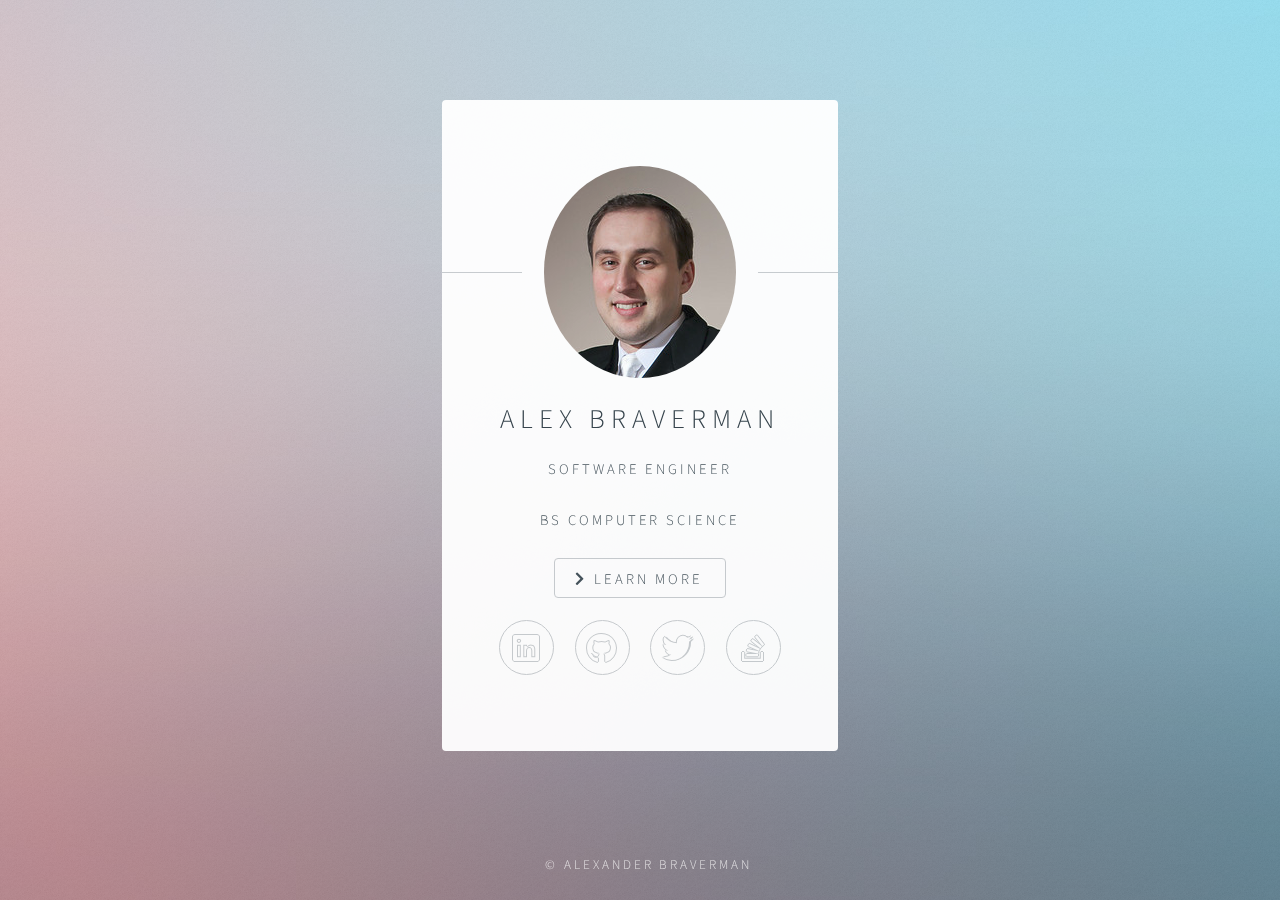
<file: index.html>
<!DOCTYPE HTML>

<html>
	<head>
		<title>AlexanderBraverman.com</title>
		<meta charset="utf-8" />
		<meta name="viewport" content="width=device-width, initial-scale=1, user-scalable=no" />
		<link rel="stylesheet" href="assets/css/main.css" />
		<noscript><link rel="stylesheet" href="assets/css/noscript.css" /></noscript>
	</head>
	<body class="is-preload">

		<!-- Wrapper -->
			<div id="wrapper">

				<!-- Main -->
					<section id="main">
						<header>
							<span class="avatar"><img src="images/avatar.png" alt="" /></span>
							<h1>Alex Braverman</h1>
							<p>Software Engineer</p>
							<p>BS Computer Science</p>
							<ul class="actions">
								<li><a href="/prologue/prologue.html" aligncenter class="button icon solid fa-chevron-right scrolly">Learn More</a></li>
							</ul>
						</header>
						<!--
						<hr />
						<h2>Extra Stuff!</h2>
						<form method="post" action="#">
							<div class="fields">
								<div class="field">
									<input type="text" name="name" id="name" placeholder="Name" />
								</div>
								<div class="field">
									<input type="email" name="email" id="email" placeholder="Email" />
								</div>
								<div class="field">
									<select name="department" id="department">
										<option value="">Department</option>
										<option value="sales">Sales</option>
										<option value="tech">Tech Support</option>
										<option value="null">/dev/null</option>
									</select>
								</div>
								<div class="field">
									<textarea name="message" id="message" placeholder="Message" rows="4"></textarea>
								</div>
								<div class="field">
									<input type="checkbox" id="human" name="human" /><label for="human">I'm a human</label>
								</div>
								<div class="field">
									<label>But are you a robot?</label>
									<input type="radio" id="robot_yes" name="robot" /><label for="robot_yes">Yes</label>
									<input type="radio" id="robot_no" name="robot" /><label for="robot_no">No</label>
								</div>
							</div>
							<ul class="actions special">
								<li><a href="#" class="button">Get Started</a></li>
							</ul>
						</form>
						<hr />
						-->
						<footer>
							<ul class="icons">
								<li><a href="https://www.linkedin.com/in/alex-braverman-950839173/" class="icon brands fa-linkedin">LinkedIn</a></li>
								<li><a href="https://github.com/hsm2k3" class="icon brands fa-github">GitHub</a></li>
								<li><a href="https://www.twitter.com/AlexBraverman4" class="icon brands fa-twitter">Twitter</a></li>
								<li><a href="https://stackoverflow.com/users/7092930/alex" class="icon brands fa-stack-overflow">StackOverflow</a></li>
								<!-- <li><a href="mailto: alex.braverman@protonmail.com" class="fa fa-envelope">E-mail</a></li>									 -->
							</ul>
						</footer>
					</section>

				<!-- Footer -->
					<footer id="footer">
						<ul class="copyright">
							<li>&copy; Alexander Braverman</li>
						</ul>
					</footer>

			</div>

		<!-- Scripts -->
			<script>
				if ('addEventListener' in window) {
					window.addEventListener('load', function() { document.body.className = document.body.className.replace(/\bis-preload\b/, ''); });
					document.body.className += (navigator.userAgent.match(/(MSIE|rv:11\.0)/) ? ' is-ie' : '');
				}
			</script>

	</body>
</html>
</file>
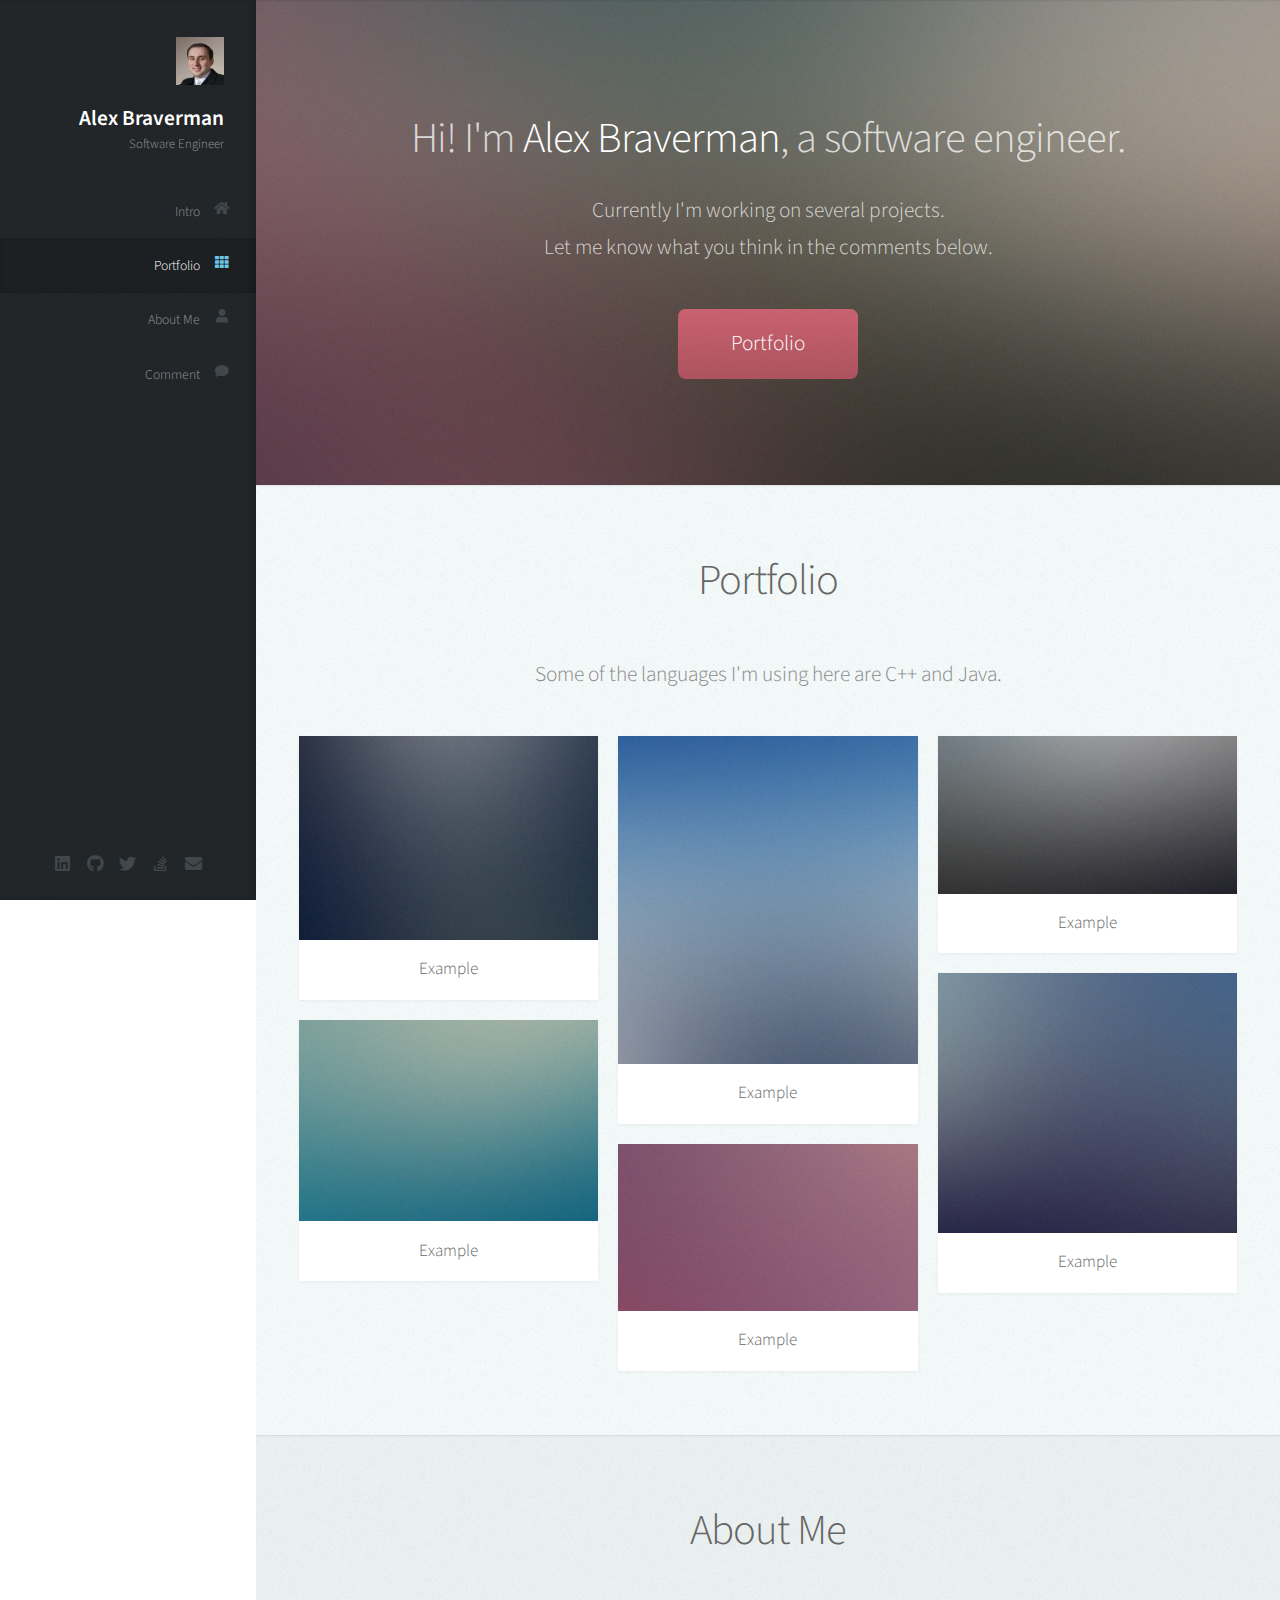
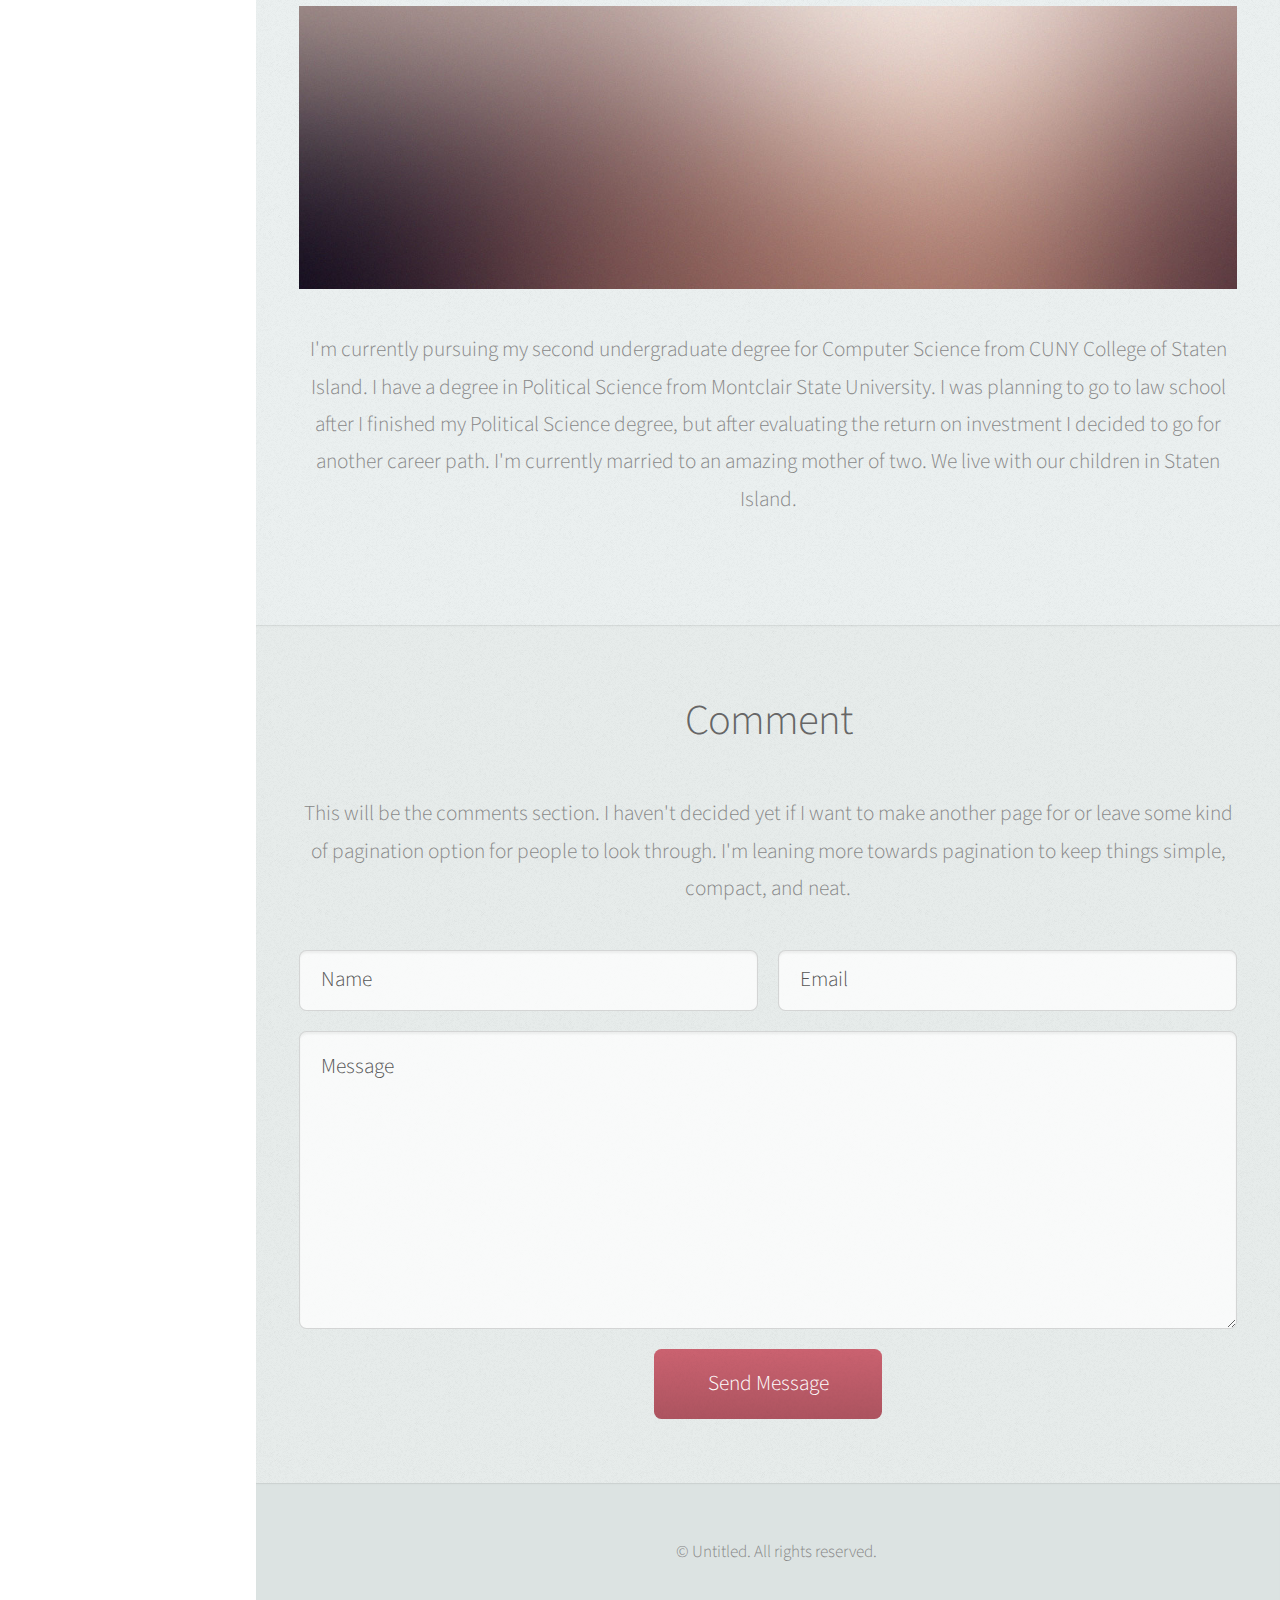
<file: prologue/prologue.html>
<!DOCTYPE HTML>
<html>
	<head>
		<title>AlexanderBraverman.com</title>
		<meta charset="utf-8" />
		<meta name="viewport" content="width=device-width, initial-scale=1, user-scalable=no" />
		<link rel="stylesheet" href="assets/css/main.css" />
	</head>
	<body class="is-preload">

		<!-- Header -->
			<div id="header">

				<div class="top">

					<!-- Logo -->
						<div id="logo">
							<span class="image avatar48"><img src="../images/avatar.png" alt="" /></span>
							<h1 id="title">Alex Braverman</h1>
							<p>Software Engineer</p>
						</div>

					<!-- Nav -->
						<nav id="nav">
							<ul>
								<li><a href="#top" id="top-link"><span class="icon solid fa-home">Intro</span></a></li>
								<li><a href="#portfolio" id="portfolio-link"><span class="icon solid fa-th">Portfolio</span></a></li>
								<li><a href="#about" id="about-link"><span class="icon solid fa-user">About Me</span></a></li>
								<li><a href="#comment" id="comment-link"><span class="icon solid fa-comment">Comment</span></a></li>
							</ul>
						</nav>

				</div>

				<div class="bottom">

					<!-- Social Icons -->
						<ul class="icons">
							<li><a href="https://www.linkedin.com/in/alex-braverman-950839173/" class="icon brands fa-linkedin"><span class="label">LinkedIn</span></a></li>
							<li><a href="https://github.com/hsm2k3" class="icon brands fa-github"><span class="label">Github</span></a></li>
							<li><a href="https://www.twitter.com/AlexBraverman4" class="icon brands fa-twitter"><span class="label">Twitter</span></a></li>
							<li><a href="https://stackoverflow.com/users/7092930/alex" class="icon brands fa-stack-overflow"><span class="label">StackOverflow</span></a></li>
							<li><a href="mailto: alex.braverman@protonmail.com" class="icon solid fa-envelope"><span class="label">Email</span></a></li>
						</ul>

				</div>

			</div>

		<!-- Main -->
			<div id="main">

				<!-- Intro -->
					<section id="top" class="one dark cover">
						<div class="container">

							<header>
								<h2 class="alt">Hi! I'm <strong>Alex Braverman</strong>, a software engineer.<br /></h2>
								<p>Currently I'm working on several projects. <br />
								Let me know what you think in the comments below.</p>
							</header>

							<footer>
								<a href="#portfolio" class="button scrolly">Portfolio</a>
							</footer>

						</div>
					</section>

				<!-- Portfolio -->
					<section id="portfolio" class="two">
						<div class="container">

							<header>
								<h2>Portfolio</h2>
							</header>

							<p>Some of the languages I'm using here are C++ and Java.</p>

							<div class="row">
								<div class="col-4 col-12-mobile">
									<article class="item">
										<a href="#" class="image fit"><img src="images/pic02.jpg" alt="" /></a>
										<header>
											<h3>Example</h3>
										</header>
									</article>
									<article class="item">
										<a href="#" class="image fit"><img src="images/pic03.jpg" alt="" /></a>
										<header>
											<h3>Example</h3>
										</header>
									</article>
								</div>
								<div class="col-4 col-12-mobile">
									<article class="item">
										<a href="#" class="image fit"><img src="images/pic04.jpg" alt="" /></a>
										<header>
											<h3>Example</h3>
										</header>
									</article>
									<article class="item">
										<a href="#" class="image fit"><img src="images/pic05.jpg" alt="" /></a>
										<header>
											<h3>Example</h3>
										</header>
									</article>
								</div>
								<div class="col-4 col-12-mobile">
									<article class="item">
										<a href="#" class="image fit"><img src="images/pic06.jpg" alt="" /></a>
										<header>
											<h3>Example</h3>
										</header>
									</article>
									<article class="item">
										<a href="#" class="image fit"><img src="images/pic07.jpg" alt="" /></a>
										<header>
											<h3>Example</h3>
										</header>
									</article>
								</div>
							</div>

						</div>
					</section>

				<!-- About Me -->
					<section id="about" class="three">
						<div class="container">

							<header>
								<h2>About Me</h2>
							</header>

							<a href="#" class="image featured"><img src="images/pic08.jpg" alt="" /></a>

							<p>I'm currently pursuing my second undergraduate degree for Computer Science from CUNY College of Staten Island. I have a degree in
								Political Science from Montclair State University. I was planning to go to law school after I finished my
								Political Science degree, but after evaluating the return on investment I decided to go for another career path. I'm currently
								married to an amazing mother of two. We live with our children in Staten Island.</p>

						</div>
					</section>

				<!-- Contact -->
					<section id="comment" class="four">
						<div class="container">

							<header>
								<h2>Comment</h2>
							</header>

							<p>This will be the comments section. I haven't decided yet if I want to make another page for or leave some kind of
								pagination option for people to look through. I'm leaning more towards pagination to keep things simple, compact, and neat.
							</p>

							<form method="post" action="#">
								<div class="row">
									<div class="col-6 col-12-mobile"><input type="text" name="name" placeholder="Name" /></div>
									<div class="col-6 col-12-mobile"><input type="text" name="email" placeholder="Email" /></div>
									<div class="col-12">
										<textarea name="message" placeholder="Message"></textarea>
									</div>
									<div class="col-12">
										<input type="submit" value="Send Message" />
									</div>
								</div>
							</form>

						</div>
					</section>

			</div>

		<!-- Footer -->
			<div id="footer">

				<!-- Copyright -->
					<ul class="copyright">
						<li>&copy; Untitled. All rights reserved.</li>
					</ul>

			</div>

		<!-- Scripts -->
			<script src="assets/js/jquery.min.js"></script>
			<script src="assets/js/jquery.scrolly.min.js"></script>
			<script src="assets/js/jquery.scrollex.min.js"></script>
			<script src="assets/js/browser.min.js"></script>
			<script src="assets/js/breakpoints.min.js"></script>
			<script src="assets/js/util.js"></script>
			<script src="assets/js/main.js"></script>

	</body>
</html>
</file>
<file: assets/css/noscript.css>
/* Basic */

	body:after {
		display: none;
	}

/* Main */

	#main {
		-moz-transform: none !important;
		-webkit-transform: none !important;
		-ms-transform: none !important;
		transform: none !important;
		opacity: 1 !important;
	}
</file>
<file: assets/css/main.css>
@import url(fontawesome-all.min.css);
@import url("https://fonts.googleapis.com/css?family=Source+Sans+Pro:300");


/* Icon (alt) */

	html, body, div, span, applet, object,
	iframe, h1, h2, h3, h4, h5, h6, p, blockquote,
	pre, a, abbr, acronym, address, big, cite,
	code, del, dfn, em, img, ins, kbd, q, s, samp,
	small, strike, strong, sub, sup, tt, var, b,
	u, i, center, dl, dt, dd, ol, ul, li, fieldset,
	form, label, legend, table, caption, tbody,
	tfoot, thead, tr, th, td, article, aside,
	canvas, details, embed, figure, figcaption,
	footer, header, hgroup, menu, nav, output, ruby,
	section, summary, time, mark, audio, video {
		margin: 0;
		padding: 0;
		border: 0;
		font-size: 100%;
		font: inherit;
		vertical-align: baseline;
	}

	article, aside, details, figcaption, figure,
	footer, header, hgroup, menu, nav, section {
		display: block;
	}

	body {
		line-height: 1;
	}

	ol, ul {
		list-style: none;
	}

	blockquote, q {
		quotes: none;
	}

		blockquote:before, blockquote:after, q:before, q:after {
			content: '';
			content: none;
		}

	table {
		border-collapse: collapse;
		border-spacing: 0;
	}

	body {
		-webkit-text-size-adjust: none;
	}

	mark {
		background-color: transparent;
		color: inherit;
	}

	input::-moz-focus-inner {
		border: 0;
		padding: 0;
	}

	input, select, textarea {
		-moz-appearance: none;
		-webkit-appearance: none;
		-ms-appearance: none;
		appearance: none;
	}

/* Basic */

	@media screen and (max-width: 480px) {

		html, body {
			min-width: 320px;
		}

	}

	html {
		box-sizing: border-box;
	}

	*, *:before, *:after {
		box-sizing: inherit;
	}

	body.is-preload *, body.is-preload *:before, body.is-preload *:after {
		-moz-animation: none !important;
		-webkit-animation: none !important;
		-ms-animation: none !important;
		animation: none !important;
		-moz-transition: none !important;
		-webkit-transition: none !important;
		-ms-transition: none !important;
		transition: none !important;
	}

	html {
		height: 100%;
	}

	body {
		height: 100%;
		background-color: #ffffff;
		background-image: url("images/overlay.png"), -moz-linear-gradient(60deg, rgba(255, 165, 150, 0.5) 5%, rgba(0, 228, 255, 0.35)), url("../../images/bg.jpg");
		background-image: url("images/overlay.png"), -webkit-linear-gradient(60deg, rgba(255, 165, 150, 0.5) 5%, rgba(0, 228, 255, 0.35)), url("../../images/bg.jpg");
		background-image: url("images/overlay.png"), -ms-linear-gradient(60deg, rgba(255, 165, 150, 0.5) 5%, rgba(0, 228, 255, 0.35)), url("../../images/bg.jpg");
		background-image: url("images/overlay.png"), linear-gradient(60deg, rgba(255, 165, 150, 0.5) 5%, rgba(0, 228, 255, 0.35)), url("../../images/bg.jpg");
		background-repeat: repeat,			no-repeat,			no-repeat;
		background-size: 100px 100px, cover,				cover;
		background-position: top left,		center center,		bottom center;
		background-attachment: fixed,			fixed,				fixed;
	}

		body:after {
			content: '';
			display: block;
			position: fixed;
			top: 0;
			left: 0;
			width: 100%;
			height: inherit;
			opacity: 0;
			z-index: 1;
			background-color: #ffffff;
			background-image: url("images/overlay.png"), -moz-linear-gradient(60deg, rgba(255, 165, 150, 0.5) 5%, rgba(0, 228, 255, 0.35));
			background-image: url("images/overlay.png"), -webkit-linear-gradient(60deg, rgba(255, 165, 150, 0.5) 5%, rgba(0, 228, 255, 0.35));
			background-image: url("images/overlay.png"), -ms-linear-gradient(60deg, rgba(255, 165, 150, 0.5) 5%, rgba(0, 228, 255, 0.35));
			background-image: url("images/overlay.png"), linear-gradient(60deg, rgba(255, 165, 150, 0.5) 5%, rgba(0, 228, 255, 0.35));
			background-repeat: repeat,			no-repeat;
			background-size: 100px 100px, cover;
			background-position: top left,		center center;
			-moz-transition: opacity 1.75s ease-out;
			-webkit-transition: opacity 1.75s ease-out;
			-ms-transition: opacity 1.75s ease-out;
			transition: opacity 1.75s ease-out;
		}

		body.is-preload:after {
			opacity: 1;
		}

/* Type */

	body, input, select, textarea {
		color: #414f57;
		font-family: "Source Sans Pro", Helvetica, sans-serif;
		font-size: 14pt;
		font-weight: 300;
		line-height: 2;
		letter-spacing: 0.2em;
		text-transform: uppercase;
	}

		@media screen and (max-width: 1680px) {

			body, input, select, textarea {
				font-size: 11pt;
			}

		}

		@media screen and (max-width: 480px) {

			body, input, select, textarea {
				font-size: 10pt;
				line-height: 1.75;
			}

		}

	a {
		-moz-transition: color 0.2s ease, border-color 0.2s ease;
		-webkit-transition: color 0.2s ease, border-color 0.2s ease;
		-ms-transition: color 0.2s ease, border-color 0.2s ease;
		transition: color 0.2s ease, border-color 0.2s ease;
		color: inherit;
		text-decoration: none;
	}

		a:before {
			-moz-transition: color 0.2s ease, text-shadow 0.2s ease;
			-webkit-transition: color 0.2s ease, text-shadow 0.2s ease;
			-ms-transition: color 0.2s ease, text-shadow 0.2s ease;
			transition: color 0.2s ease, text-shadow 0.2s ease;
		}

		a:hover {
			color: #ff7496;
		}

	strong, b {
		color: #313f47;
	}

	em, i {
		font-style: italic;
	}

	p {
		margin: 0 0 1.5em 0;
	}

	h1, h2, h3, h4, h5, h6 {
		color: #313f47;
		line-height: 1.5;
		margin: 0 0 0.75em 0;
	}

		h1 a, h2 a, h3 a, h4 a, h5 a, h6 a {
			color: inherit;
			text-decoration: none;
		}

	h1 {
		font-size: 1.85em;
		letter-spacing: 0.22em;
		margin: 0 0 0.525em 0;
	}

	h2 {
		font-size: 1.25em;
	}

	h3 {
		font-size: 1em;
	}

	h4 {
		font-size: 1em;
	}

	h5 {
		font-size: 1em;
	}

	h6 {
		font-size: 1em;
	}

	@media screen and (max-width: 480px) {

		h1 {
			font-size: 1.65em;
		}

	}

	sub {
		font-size: 0.8em;
		position: relative;
		top: 0.5em;
	}

	sup {
		font-size: 0.8em;
		position: relative;
		top: -0.5em;
	}

	hr {
		border: 0;
		border-bottom: solid 1px #c8cccf;
		margin: 3em 0;
	}

/* Form */

	form {
		margin: 0 0 1.5em 0;
	}

		form > :last-child {
			margin-bottom: 0;
		}

		form > .fields {
			display: -moz-flex;
			display: -webkit-flex;
			display: -ms-flex;
			display: flex;
			-moz-flex-wrap: wrap;
			-webkit-flex-wrap: wrap;
			-ms-flex-wrap: wrap;
			flex-wrap: wrap;
			width: calc(100% + 2.25em);
			margin: -1.125em 0 1.5em -1.125em;
		}

			form > .fields > .field {
				-moz-flex-grow: 0;
				-webkit-flex-grow: 0;
				-ms-flex-grow: 0;
				flex-grow: 0;
				-moz-flex-shrink: 0;
				-webkit-flex-shrink: 0;
				-ms-flex-shrink: 0;
				flex-shrink: 0;
				padding: 1.125em 0 0 1.125em;
				width: calc(100% - 1.125em);
			}

				form > .fields > .field.half {
					width: calc(50% - 0.5625em);
				}

				form > .fields > .field.third {
					width: calc(100%/3 - 0.375em);
				}

				form > .fields > .field.quarter {
					width: calc(25% - 0.28125em);
				}

		@media screen and (max-width: 480px) {

			form > .fields {
				width: calc(100% + 2.25em);
				margin: -1.125em 0 1.5em -1.125em;
			}

				form > .fields > .field {
					padding: 1.125em 0 0 1.125em;
					width: calc(100% - 1.125em);
				}

					form > .fields > .field.half {
						width: calc(100% - 1.125em);
					}

					form > .fields > .field.third {
						width: calc(100% - 1.125em);
					}

					form > .fields > .field.quarter {
						width: calc(100% - 1.125em);
					}

		}

	label {
		color: #313f47;
		display: block;
		font-size: 0.9em;
		margin: 0 0 0.75em 0;
	}

	input[type="text"],
	input[type="password"],
	input[type="email"],
	input[type="tel"],
	select,
	textarea {
		-moz-appearance: none;
		-webkit-appearance: none;
		-ms-appearance: none;
		appearance: none;
		border-radius: 4px;
		border: solid 1px #c8cccf;
		color: inherit;
		display: block;
		outline: 0;
		padding: 0 1em;
		text-decoration: none;
		width: 100%;
	}

		input[type="text"]:invalid,
		input[type="password"]:invalid,
		input[type="email"]:invalid,
		input[type="tel"]:invalid,
		select:invalid,
		textarea:invalid {
			box-shadow: none;
		}

		input[type="text"]:focus,
		input[type="password"]:focus,
		input[type="email"]:focus,
		input[type="tel"]:focus,
		select:focus,
		textarea:focus {
			border-color: #ff7496;
		}

	select {
		background-image: url("data:image/svg+xml;charset=utf8,%3Csvg xmlns='http://www.w3.org/2000/svg' width='40' height='40' preserveAspectRatio='none' viewBox='0 0 40 40'%3E%3Cpath d='M9.4,12.3l10.4,10.4l10.4-10.4c0.2-0.2,0.5-0.4,0.9-0.4c0.3,0,0.6,0.1,0.9,0.4l3.3,3.3c0.2,0.2,0.4,0.5,0.4,0.9 c0,0.4-0.1,0.6-0.4,0.9L20.7,31.9c-0.2,0.2-0.5,0.4-0.9,0.4c-0.3,0-0.6-0.1-0.9-0.4L4.3,17.3c-0.2-0.2-0.4-0.5-0.4-0.9 c0-0.4,0.1-0.6,0.4-0.9l3.3-3.3c0.2-0.2,0.5-0.4,0.9-0.4S9.1,12.1,9.4,12.3z' fill='%23c8cccf' /%3E%3C/svg%3E");
		background-size: 1.25rem;
		background-repeat: no-repeat;
		background-position: calc(100% - 1rem) center;
		height: 2.75em;
		padding-right: 2.75em;
		text-overflow: ellipsis;
	}

		select option {
			color: #313f47;
			background: #ffffff;
		}

		select:focus::-ms-value {
			background-color: transparent;
		}

		select::-ms-expand {
			display: none;
		}

	input[type="text"],
	input[type="password"],
	input[type="email"],
	select {
		height: 2.75em;
	}

	textarea {
		padding: 0.75em 1em;
	}

	input[type="checkbox"],
	input[type="radio"] {
		-moz-appearance: none;
		-webkit-appearance: none;
		-ms-appearance: none;
		appearance: none;
		display: block;
		float: left;
		margin-right: -2em;
		opacity: 0;
		width: 1em;
		z-index: -1;
	}

		input[type="checkbox"] + label,
		input[type="radio"] + label {
			text-decoration: none;
			color: #414f57;
			cursor: pointer;
			display: inline-block;
			font-size: 1em;
			font-weight: 300;
			padding-left: 2.4em;
			padding-right: 0.75em;
			position: relative;
		}

			input[type="checkbox"] + label:before,
			input[type="radio"] + label:before {
				-moz-osx-font-smoothing: grayscale;
				-webkit-font-smoothing: antialiased;
				display: inline-block;
				font-style: normal;
				font-variant: normal;
				text-rendering: auto;
				line-height: 1;
				text-transform: none !important;
				font-family: 'Font Awesome 5 Free';
				font-weight: 900;
			}

			input[type="checkbox"] + label:before,
			input[type="radio"] + label:before {
				border-radius: 4px;
				border: solid 1px #c8cccf;
				content: '';
				display: inline-block;
				font-size: 0.8em;
				height: 2.0625em;
				left: 0;
				line-height: 2.0625em;
				position: absolute;
				text-align: center;
				top: 0.15em;
				width: 2.0625em;
			}

		input[type="checkbox"]:checked + label:before,
		input[type="radio"]:checked + label:before {
			color: #ff7496;
			content: '\f00c';
		}

		input[type="checkbox"]:focus + label:before,
		input[type="radio"]:focus + label:before {
			border-color: #ff7496;
		}

	input[type="checkbox"] + label:before {
		border-radius: 4px;
	}

	input[type="radio"] + label:before {
		border-radius: 100%;
	}

	::-webkit-input-placeholder {
		color: #616f77 !important;
		opacity: 1.0;
	}

	:-moz-placeholder {
		color: #616f77 !important;
		opacity: 1.0;
	}

	::-moz-placeholder {
		color: #616f77 !important;
		opacity: 1.0;
	}

	:-ms-input-placeholder {
		color: #616f77 !important;
		opacity: 1.0;
	}

/* Icon */

	.icon {
		text-decoration: none;
		position: relative;
		border-bottom: none;
	}

		.icon:before {
			-moz-osx-font-smoothing: grayscale;
			-webkit-font-smoothing: antialiased;
			display: inline-block;
			font-style: normal;
			font-variant: normal;
			text-rendering: auto;
			line-height: 1;
			text-transform: none !important;
			font-family: 'Font Awesome 5 Free';
			font-weight: 400;
		}

		.icon > .label {
			display: none;
		}

		.icon:before {
			line-height: inherit;
		}

		.icon.solid:before {
			font-weight: 900;
		}

		.icon.brands:before {
			font-family: 'Font Awesome 5 Brands';
		}

/* List */

	ol {
		list-style: decimal;
		margin: 0 0 1.5em 0;
		padding-left: 1.25em;
	}

		ol li {
			padding-left: 0.25em;
		}

	ul {
		list-style: disc;
		margin: 0 0 1.5em 0;
		padding-left: 1em;
	}

		ul li {
			padding-left: 0.5em;
			margin: auto;
		}

		ul.alt {
			list-style: none;
			padding-left: 0;
		}

			ul.alt li {
				border-top: solid 1px #c8cccf;
				padding: 0.5em 0;
			}

				ul.alt li:first-child {
					border-top: 0;
					padding-top: 0;
				}

	dl {
		margin: 0 0 1.5em 0;
	}

		dl dt {
			display: block;
			margin: 0 0 0.75em 0;
		}

		dl dd {
			margin-left: 1.5em;
		}

/* Actions */

	ul.actions {
		display: -moz-flex;
		display: -webkit-flex;
		display: -ms-flex;
		display: flex;
		cursor: default;
		list-style: none;
		margin-left: -0.75em;
		padding-left: 0;
	}

		ul.actions li {
			padding: 0 0 0 0.75em;
			vertical-align: middle;
		}

		ul.actions.special {
			-moz-justify-content: center;
			-webkit-justify-content: center;
			-ms-justify-content: center;
			justify-content: center;
			width: 100%;
			margin-left: 0;
		}

			ul.actions.special li:first-child {
				padding-left: 0;
			}

		ul.actions.stacked {
			-moz-flex-direction: column;
			-webkit-flex-direction: column;
			-ms-flex-direction: column;
			flex-direction: column;
			margin-left: 0;
		}

			ul.actions.stacked li {
				padding: 0.975em 0 0 0;
			}

				ul.actions.stacked li:first-child {
					padding-top: 0;
				}

		ul.actions.fit {
			width: calc(100% + 0.75em);
		}

			ul.actions.fit li {
				-moz-flex-grow: 1;
				-webkit-flex-grow: 1;
				-ms-flex-grow: 1;
				flex-grow: 1;
				-moz-flex-shrink: 1;
				-webkit-flex-shrink: 1;
				-ms-flex-shrink: 1;
				flex-shrink: 1;
				width: 100%;
			}

				ul.actions.fit li > * {
					width: 100%;
				}

			ul.actions.fit.stacked {
				width: 100%;
			}

		@media screen and (max-width: 480px) {

			ul.actions:not(.fixed) {
				-moz-flex-direction: column;
				-webkit-flex-direction: column;
				-ms-flex-direction: column;
				flex-direction: column;
				margin-left: 0;
				width: 100% !important;
			}

				ul.actions:not(.fixed) li {
					-moz-flex-grow: 1;
					-webkit-flex-grow: 1;
					-ms-flex-grow: 1;
					flex-grow: 1;
					-moz-flex-shrink: 1;
					-webkit-flex-shrink: 1;
					-ms-flex-shrink: 1;
					flex-shrink: 1;
					padding: 0.75em 0 0 0;
					text-align: center;
					width: 100%;
				}

					ul.actions:not(.fixed) li > * {
						width: 100%;
					}

					ul.actions:not(.fixed) li:first-child {
						padding-top: 0;
					}

					ul.actions:not(.fixed) li input[type="submit"],
					ul.actions:not(.fixed) li input[type="reset"],
					ul.actions:not(.fixed) li input[type="button"],
					ul.actions:not(.fixed) li button,
					ul.actions:not(.fixed) li .button {
						width: 100%;
					}

						ul.actions:not(.fixed) li input[type="submit"].icon:before,
						ul.actions:not(.fixed) li input[type="reset"].icon:before,
						ul.actions:not(.fixed) li input[type="button"].icon:before,
						ul.actions:not(.fixed) li button.icon:before,
						ul.actions:not(.fixed) li .button.icon:before {
							margin-left: -0.5rem;
						}

		}

/* Icons */

	ul.icons {
		cursor: default;
		list-style: none;
		padding-left: 0;
		margin-top: -0.675em;
	}

		ul.icons li {
			display: inline-block;
			padding: 0.675em 0.5em;
		}

			ul.icons li a {
				text-decoration: none;
				position: relative;
				display: block;
				width: 3.75em;
				height: 3.75em;
				border-radius: 100%;
				border: solid 1px #c8cccf;
				line-height: 3.75em;
				overflow: hidden;
				text-align: center;
				text-indent: 3.75em;
				white-space: nowrap;
			}

				ul.icons li a:before {
					-moz-osx-font-smoothing: grayscale;
					-webkit-font-smoothing: antialiased;
					display: inline-block;
					font-style: normal;
					font-variant: normal;
					text-rendering: auto;
					line-height: 1;
					text-transform: none !important;
					font-family: 'Font Awesome 5 Free';
					font-weight: 400;
				}

				ul.icons li a:before {
					color: #ffffff;
					text-shadow: 1.25px 0px 0px #c8cccf, -1.25px 0px 0px #c8cccf, 0px 1.25px 0px #c8cccf, 0px -1.25px 0px #c8cccf;
				}

				ul.icons li a:hover:before {
					text-shadow: 1.25px 0px 0px #ff7496, -1.25px 0px 0px #ff7496, 0px 1.25px 0px #ff7496, 0px -1.25px 0px #ff7496;
				}

				ul.icons li a:before {
					position: absolute;
					top: 0;
					left: 0;
					width: inherit;
					height: inherit;
					font-size: 1.85rem;
					line-height: inherit;
					text-align: center;
					text-indent: 0;
				}

				ul.icons li a:hover {
					border-color: #ff7496;
				}

		@media screen and (max-width: 480px) {

			ul.icons li a:before {
				font-size: 1.5rem;
			}

		}

/* Button */

	input[type="submit"],
	input[type="reset"],
	input[type="button"],
	button,
	.button {
		-moz-appearance: none;
		-webkit-appearance: none;
		-ms-appearance: none;
		appearance: none;
		-moz-transition: background-color 0.2s ease-in-out, border-color 0.2s ease-in-out, color 0.2s ease-in-out;
		-webkit-transition: background-color 0.2s ease-in-out, border-color 0.2s ease-in-out, color 0.2s ease-in-out;
		-ms-transition: background-color 0.2s ease-in-out, border-color 0.2s ease-in-out, color 0.2s ease-in-out;
		transition: background-color 0.2s ease-in-out, border-color 0.2s ease-in-out, color 0.2s ease-in-out;
		display: inline-block;
		height: 2.75em;
		line-height: 2.75em;
		padding: 0 1.5em;
		background-color: transparent;
		border-radius: 4px;
		border: solid 1px #c8cccf;
		color: #414f57 !important;
		cursor: pointer;
		text-align: center;
		text-decoration: none;
		white-space: nowrap;
	}

		input[type="submit"]:hover,
		input[type="reset"]:hover,
		input[type="button"]:hover,
		button:hover,
		.button:hover {
			border-color: #ff7496;
			color: #ff7496 !important;
		}

		input[type="submit"].icon,
		input[type="reset"].icon,
		input[type="button"].icon,
		button.icon,
		.button.icon {
			padding-left: 1.35em;
		}

			input[type="submit"].icon:before,
			input[type="reset"].icon:before,
			input[type="button"].icon:before,
			button.icon:before,
			.button.icon:before {
				margin-right: 0.5em;
			}

		input[type="submit"].fit,
		input[type="reset"].fit,
		input[type="button"].fit,
		button.fit,
		.button.fit {
			width: 100%;
		}

		input[type="submit"].small,
		input[type="reset"].small,
		input[type="button"].small,
		button.small,
		.button.small {
			font-size: 0.8em;
		}

		input[type="submit"].large,
		input[type="reset"].large,
		input[type="button"].large,
		button.large,
		.button.large {
			font-size: 1.35em;
		}

		input[type="submit"].disabled, input[type="submit"]:disabled,
		input[type="reset"].disabled,
		input[type="reset"]:disabled,
		input[type="button"].disabled,
		input[type="button"]:disabled,
		button.disabled,
		button:disabled,
		.button.disabled,
		.button:disabled {
			pointer-events: none;
			opacity: 0.5;
		}

/* Main */

	#main {
		-moz-transform-origin: 50% 50%;
		-webkit-transform-origin: 50% 50%;
		-ms-transform-origin: 50% 50%;
		transform-origin: 50% 50%;
		-moz-transform: rotateX(0deg);
		-webkit-transform: rotateX(0deg);
		-ms-transform: rotateX(0deg);
		transform: rotateX(0deg);
		-moz-transition: opacity 1s ease, -moz-transform 1s ease;
		-webkit-transition: opacity 1s ease, -webkit-transform 1s ease;
		-ms-transition: opacity 1s ease, -ms-transform 1s ease;
		transition: opacity 1s ease, transform 1s ease;
		padding: 4.5em 3em 3em 3em ;
		background: #ffffff;
		border-radius: 4px;
		cursor: default;
		max-width: 100%;
		opacity: 0.95;
		position: relative;
		text-align: center;
		width: 27em;
	}

		#main .avatar {
			position: relative;
			display: block;
			margin-bottom: 1.5em;
		}

			#main .avatar img {
				display: block;
				margin: 0 auto;
				border-radius: 100%;
				box-shadow: 0 0 0 1.5em #ffffff;
			}

			#main .avatar:before {
				content: '';
				display: block;
				position: absolute;
				top: 50%;
				left: -3em;
				width: calc(100% + 6em);
				height: 1px;
				z-index: -1;
				background: #c8cccf;
			}

		@media screen and (max-width: 480px) {

			#main {
				padding: 4em 2em 2.5em 2em ;
				width: 100%;
			}

				#main .avatar:before {
					left: -2em;
					width: calc(100% + 4em);
				}

		}

		body.is-preload #main {
			-moz-transform: rotateX(15deg);
			-webkit-transform: rotateX(15deg);
			-ms-transform: rotateX(15deg);
			transform: rotateX(15deg);
			opacity: 0;
		}

/* Footer */

	#footer {
		-moz-align-self: -moz-flex-end;
		-webkit-align-self: -webkit-flex-end;
		-ms-align-self: -ms-flex-end;
		align-self: flex-end;
		width: 100%;
		padding: 1.5em 0 0 0;
		color: rgba(255, 255, 255, 0.75);
		cursor: default;
		text-align: center;
	}

		#footer .copyright {
			margin: 0;
			padding: 0;
			font-size: 0.9em;
			list-style: none;
		}

			#footer .copyright li {
				display: inline-block;
				margin: 0 0 0 0.45em;
				padding: 0 0 0 0.85em;
				border-left: solid 1px rgba(255, 255, 255, 0.5);
				line-height: 1;
			}

				#footer .copyright li:first-child {
					border-left: 0;
				}

/* Wrapper */

	#wrapper {
		display: -moz-flex;
		display: -webkit-flex;
		display: -ms-flex;
		display: flex;
		-moz-align-items: center;
		-webkit-align-items: center;
		-ms-align-items: center;
		align-items: center;
		-moz-justify-content: space-between;
		-webkit-justify-content: space-between;
		-ms-justify-content: space-between;
		justify-content: space-between;
		-moz-flex-direction: column;
		-webkit-flex-direction: column;
		-ms-flex-direction: column;
		flex-direction: column;
		-moz-perspective: 1000px;
		-webkit-perspective: 1000px;
		-ms-perspective: 1000px;
		perspective: 1000px;
		position: relative;
		min-height: 100%;
		padding: 1.5em;
		z-index: 2;
	}

		#wrapper > * {
			z-index: 1;
		}

		#wrapper:before {
			content: '';
			display: block;
		}

		@media screen and (max-width: 360px) {

			#wrapper {
				padding: 0.75em;
			}

		}

		body.is-ie #wrapper {
			height: 100%;
		}
</file>
<file: prologue/assets/css/main.css>
@import url("fontawesome-all.min.css");
@import url("https://fonts.googleapis.com/css?family=Source+Sans+Pro:300,300italic,400,600");

html, body, div, span, applet, object,
iframe, h1, h2, h3, h4, h5, h6, p, blockquote,
pre, a, abbr, acronym, address, big, cite,
code, del, dfn, em, img, ins, kbd, q, s, samp,
small, strike, strong, sub, sup, tt, var, b,
u, i, center, dl, dt, dd, ol, ul, li, fieldset,
form, label, legend, table, caption, tbody,
tfoot, thead, tr, th, td, article, aside,
canvas, details, embed, figure, figcaption,
footer, header, hgroup, menu, nav, output, ruby,
section, summary, time, mark, audio, video {
	margin: 0;
	padding: 0;
	border: 0;
	font-size: 100%;
	font: inherit;
	vertical-align: baseline;}

article, aside, details, figcaption, figure,
footer, header, hgroup, menu, nav, section {
	display: block;}

body {
	line-height: 1;
}

ol, ul {
	list-style: none;
}

blockquote, q {
	quotes: none;
}

	blockquote:before, blockquote:after, q:before, q:after {
		content: '';
		content: none;
	}

table {
	border-collapse: collapse;
	border-spacing: 0;
}

body {
	-webkit-text-size-adjust: none;
}

mark {
	background-color: transparent;
	color: inherit;
}

input::-moz-focus-inner {
	border: 0;
	padding: 0;
}

input, select, textarea {
	-moz-appearance: none;
	-webkit-appearance: none;
	-ms-appearance: none;
	appearance: none;
}

/* Basic */

	html {
		box-sizing: border-box;
	}

	*, *:before, *:after {
		box-sizing: inherit;
	}

	body {
		background: #fff;
		font-family: 'Source Sans Pro', sans-serif;
		font-size: 19pt;
		font-weight: 300;
		line-height: 1.75em;
		color: #888;
	}

		body.is-preload *, body.is-preload *:before, body.is-preload *:after {
			-moz-animation: none !important;
			-webkit-animation: none !important;
			-ms-animation: none !important;
			animation: none !important;
			-moz-transition: none !important;
			-webkit-transition: none !important;
			-ms-transition: none !important;
			transition: none !important;
		}

	input, textarea, select {
		font-family: 'Source Sans Pro', sans-serif;
		font-size: 19pt;
		font-weight: 300;
		line-height: 1.75em;
		color: #888;
	}

	h1, h2, h3, h4, h5, h6 {
		font-weight: 300;
		color: #666;
		line-height: 1.5em;
	}

	h1 a, h2 a, h3 a, h4 a, h5 a, h6 a {
		color: inherit;
		text-decoration: none;
	}

		h1 a strong, h2 a strong, h3 a strong, h4 a strong, h5 a strong, h6 a strong {
			color: #333;
		}

	h2 {
		font-size: 2em;
		letter-spacing: -1px;
	}

		h2.alt {
			color: #888;
		}

			h2.alt strong {
				color: #666;
			}

	h3 {
		font-size: 1.5em;
	}

	header {
		margin: 0 0 2em 0;
	}

		header > p {
			margin: 1em 0 0 0;
		}

	footer {
		margin: 2em 0 0 0;
	}

	strong, b {
		font-weight: 300;
		color: #666;
	}

	em, i {
		font-style: italic;
	}

	a {
		text-decoration: none;
		color: inherit;
		border-bottom: dotted 1px rgba(128, 128, 128, 0.5);
		-moz-transition: color 0.35s ease-in-out, border-bottom-color 0.35s ease-in-out;
		-webkit-transition: color 0.35s ease-in-out, border-bottom-color 0.35s ease-in-out;
		-ms-transition: color 0.35s ease-in-out, border-bottom-color 0.35s ease-in-out;
		transition: color 0.35s ease-in-out, border-bottom-color 0.35s ease-in-out;
		outline: 0;
	}

		a:hover {
			color: #69c6e5;
			border-bottom-color: rgba(255, 255, 255, 0);
		}

	sub {
		position: relative;
		top: 0.5em;
		font-size: 0.8em;
	}

	sup {
		position: relative;
		top: -0.5em;
		font-size: 0.8em;
	}

	hr {
		border: 0;
		border-top: solid 1px #ddd;
	}

	blockquote {
		border-left: solid 0.5em #ddd;
		padding: 1em 0 1em 2em;
		font-style: italic;
	}

	p, ul, ol, dl, table {
		margin-bottom: 2em;
	}

	br.clear {
		clear: both;
	}

/* Container */

	.container {
		margin: 0 auto;
		max-width: 100%;
		width: 1400px;
	}

		@media screen and (min-width: 961px) and (max-width: 1880px) {

			.container {
				width: 1200px;
			}

		}

		@media screen and (min-width: 961px) and (max-width: 1620px) {

			.container {
				width: 960px;
			}

		}

		@media screen and (min-width: 961px) and (max-width: 1320px) {

			.container {
				width: 100%;
			}

		}

		@media screen and (max-width: 960px) {

			.container {
				width: 100%;
			}

		}

		@media screen and (max-width: 736px) {

			.container {
				width: 100%;
			}

		}

/* Row */

	.row {
		display: flex;
		flex-wrap: wrap;
		box-sizing: border-box;
		align-items: stretch;
	}

		.row > * {
			box-sizing: border-box;
		}

		.row.gtr-uniform > * > :last-child {
			margin-bottom: 0;
		}

		.row.aln-left {
			justify-content: flex-start;
		}

		.row.aln-center {
			justify-content: center;
		}

		.row.aln-right {
			justify-content: flex-end;
		}

		.row.aln-top {
			align-items: flex-start;
		}

		.row.aln-middle {
			align-items: center;
		}

		.row.aln-bottom {
			align-items: flex-end;
		}

		.row > .imp {
			order: -1;
		}

		.row > .col-1 {
			width: 8.33333%;
		}

		.row > .off-1 {
			margin-left: 8.33333%;
		}

		.row > .col-2 {
			width: 16.66667%;
		}

		.row > .off-2 {
			margin-left: 16.66667%;
		}

		.row > .col-3 {
			width: 25%;
		}

		.row > .off-3 {
			margin-left: 25%;
		}

		.row > .col-4 {
			width: 33.33333%;
		}

		.row > .off-4 {
			margin-left: 33.33333%;
		}

		.row > .col-5 {
			width: 41.66667%;
		}

		.row > .off-5 {
			margin-left: 41.66667%;
		}

		.row > .col-6 {
			width: 50%;
		}

		.row > .off-6 {
			margin-left: 50%;
		}

		.row > .col-7 {
			width: 58.33333%;
		}

		.row > .off-7 {
			margin-left: 58.33333%;
		}

		.row > .col-8 {
			width: 66.66667%;
		}

		.row > .off-8 {
			margin-left: 66.66667%;
		}

		.row > .col-9 {
			width: 75%;
		}

		.row > .off-9 {
			margin-left: 75%;
		}

		.row > .col-10 {
			width: 83.33333%;
		}

		.row > .off-10 {
			margin-left: 83.33333%;
		}

		.row > .col-11 {
			width: 91.66667%;
		}

		.row > .off-11 {
			margin-left: 91.66667%;
		}

		.row > .col-12 {
			width: 100%;
		}

		.row > .off-12 {
			margin-left: 100%;
		}

		.row.gtr-0 {
			margin-top: 0px;
			margin-left: 0px;
		}

			.row.gtr-0 > * {
				padding: 0px 0 0 0px;
			}

			.row.gtr-0.gtr-uniform {
				margin-top: 0px;
			}

				.row.gtr-0.gtr-uniform > * {
					padding-top: 0px;
				}

		.row.gtr-25 {
			margin-top: -10px;
			margin-left: -10px;
		}

			.row.gtr-25 > * {
				padding: 10px 0 0 10px;
			}

			.row.gtr-25.gtr-uniform {
				margin-top: -10px;
			}

				.row.gtr-25.gtr-uniform > * {
					padding-top: 10px;
				}

		.row.gtr-50 {
			margin-top: -20px;
			margin-left: -20px;
		}

			.row.gtr-50 > * {
				padding: 20px 0 0 20px;
			}

			.row.gtr-50.gtr-uniform {
				margin-top: -20px;
			}

				.row.gtr-50.gtr-uniform > * {
					padding-top: 20px;
				}

		.row {
			margin-top: -40px;
			margin-left: -40px;
		}

			.row > * {
				padding: 40px 0 0 40px;
			}

			.row.gtr-uniform {
				margin-top: -40px;
			}

				.row.gtr-uniform > * {
					padding-top: 40px;
				}

		.row.gtr-150 {
			margin-top: -60px;
			margin-left: -60px;
		}

			.row.gtr-150 > * {
				padding: 60px 0 0 60px;
			}

			.row.gtr-150.gtr-uniform {
				margin-top: -60px;
			}

				.row.gtr-150.gtr-uniform > * {
					padding-top: 60px;
				}

		.row.gtr-200 {
			margin-top: -80px;
			margin-left: -80px;
		}

			.row.gtr-200 > * {
				padding: 80px 0 0 80px;
			}

			.row.gtr-200.gtr-uniform {
				margin-top: -80px;
			}

				.row.gtr-200.gtr-uniform > * {
					padding-top: 80px;
				}

		@media screen and (min-width: 961px) and (max-width: 1880px) {

			.row {
				display: flex;
				flex-wrap: wrap;
				box-sizing: border-box;
				align-items: stretch;
			}

				.row > * {
					box-sizing: border-box;
				}

				.row.gtr-uniform > * > :last-child {
					margin-bottom: 0;
				}

				.row.aln-left {
					justify-content: flex-start;
				}

				.row.aln-center {
					justify-content: center;
				}

				.row.aln-right {
					justify-content: flex-end;
				}

				.row.aln-top {
					align-items: flex-start;
				}

				.row.aln-middle {
					align-items: center;
				}

				.row.aln-bottom {
					align-items: flex-end;
				}

				.row > .imp-wide {
					order: -1;
				}

				.row > .col-1-wide {
					width: 8.33333%;
				}

				.row > .off-1-wide {
					margin-left: 8.33333%;
				}

				.row > .col-2-wide {
					width: 16.66667%;
				}

				.row > .off-2-wide {
					margin-left: 16.66667%;
				}

				.row > .col-3-wide {
					width: 25%;
				}

				.row > .off-3-wide {
					margin-left: 25%;
				}

				.row > .col-4-wide {
					width: 33.33333%;
				}

				.row > .off-4-wide {
					margin-left: 33.33333%;
				}

				.row > .col-5-wide {
					width: 41.66667%;
				}

				.row > .off-5-wide {
					margin-left: 41.66667%;
				}

				.row > .col-6-wide {
					width: 50%;
				}

				.row > .off-6-wide {
					margin-left: 50%;
				}

				.row > .col-7-wide {
					width: 58.33333%;
				}

				.row > .off-7-wide {
					margin-left: 58.33333%;
				}

				.row > .col-8-wide {
					width: 66.66667%;
				}

				.row > .off-8-wide {
					margin-left: 66.66667%;
				}

				.row > .col-9-wide {
					width: 75%;
				}

				.row > .off-9-wide {
					margin-left: 75%;
				}

				.row > .col-10-wide {
					width: 83.33333%;
				}

				.row > .off-10-wide {
					margin-left: 83.33333%;
				}

				.row > .col-11-wide {
					width: 91.66667%;
				}

				.row > .off-11-wide {
					margin-left: 91.66667%;
				}

				.row > .col-12-wide {
					width: 100%;
				}

				.row > .off-12-wide {
					margin-left: 100%;
				}

				.row.gtr-0 {
					margin-top: 0px;
					margin-left: 0px;
				}

					.row.gtr-0 > * {
						padding: 0px 0 0 0px;
					}

					.row.gtr-0.gtr-uniform {
						margin-top: 0px;
					}

						.row.gtr-0.gtr-uniform > * {
							padding-top: 0px;
						}

				.row.gtr-25 {
					margin-top: -10px;
					margin-left: -10px;
				}

					.row.gtr-25 > * {
						padding: 10px 0 0 10px;
					}

					.row.gtr-25.gtr-uniform {
						margin-top: -10px;
					}

						.row.gtr-25.gtr-uniform > * {
							padding-top: 10px;
						}

				.row.gtr-50 {
					margin-top: -20px;
					margin-left: -20px;
				}

					.row.gtr-50 > * {
						padding: 20px 0 0 20px;
					}

					.row.gtr-50.gtr-uniform {
						margin-top: -20px;
					}

						.row.gtr-50.gtr-uniform > * {
							padding-top: 20px;
						}

				.row {
					margin-top: -40px;
					margin-left: -40px;
				}

					.row > * {
						padding: 40px 0 0 40px;
					}

					.row.gtr-uniform {
						margin-top: -40px;
					}

						.row.gtr-uniform > * {
							padding-top: 40px;
						}

				.row.gtr-150 {
					margin-top: -60px;
					margin-left: -60px;
				}

					.row.gtr-150 > * {
						padding: 60px 0 0 60px;
					}

					.row.gtr-150.gtr-uniform {
						margin-top: -60px;
					}

						.row.gtr-150.gtr-uniform > * {
							padding-top: 60px;
						}

				.row.gtr-200 {
					margin-top: -80px;
					margin-left: -80px;
				}

					.row.gtr-200 > * {
						padding: 80px 0 0 80px;
					}

					.row.gtr-200.gtr-uniform {
						margin-top: -80px;
					}

						.row.gtr-200.gtr-uniform > * {
							padding-top: 80px;
						}

		}

		@media screen and (min-width: 961px) and (max-width: 1620px) {

			.row {
				display: flex;
				flex-wrap: wrap;
				box-sizing: border-box;
				align-items: stretch;
			}

				.row > * {
					box-sizing: border-box;
				}

				.row.gtr-uniform > * > :last-child {
					margin-bottom: 0;
				}

				.row.aln-left {
					justify-content: flex-start;
				}

				.row.aln-center {
					justify-content: center;
				}

				.row.aln-right {
					justify-content: flex-end;
				}

				.row.aln-top {
					align-items: flex-start;
				}

				.row.aln-middle {
					align-items: center;
				}

				.row.aln-bottom {
					align-items: flex-end;
				}

				.row > .imp-normal {
					order: -1;
				}

				.row > .col-1-normal {
					width: 8.33333%;
				}

				.row > .off-1-normal {
					margin-left: 8.33333%;
				}

				.row > .col-2-normal {
					width: 16.66667%;
				}

				.row > .off-2-normal {
					margin-left: 16.66667%;
				}

				.row > .col-3-normal {
					width: 25%;
				}

				.row > .off-3-normal {
					margin-left: 25%;
				}

				.row > .col-4-normal {
					width: 33.33333%;
				}

				.row > .off-4-normal {
					margin-left: 33.33333%;
				}

				.row > .col-5-normal {
					width: 41.66667%;
				}

				.row > .off-5-normal {
					margin-left: 41.66667%;
				}

				.row > .col-6-normal {
					width: 50%;
				}

				.row > .off-6-normal {
					margin-left: 50%;
				}

				.row > .col-7-normal {
					width: 58.33333%;
				}

				.row > .off-7-normal {
					margin-left: 58.33333%;
				}

				.row > .col-8-normal {
					width: 66.66667%;
				}

				.row > .off-8-normal {
					margin-left: 66.66667%;
				}

				.row > .col-9-normal {
					width: 75%;
				}

				.row > .off-9-normal {
					margin-left: 75%;
				}

				.row > .col-10-normal {
					width: 83.33333%;
				}

				.row > .off-10-normal {
					margin-left: 83.33333%;
				}

				.row > .col-11-normal {
					width: 91.66667%;
				}

				.row > .off-11-normal {
					margin-left: 91.66667%;
				}

				.row > .col-12-normal {
					width: 100%;
				}

				.row > .off-12-normal {
					margin-left: 100%;
				}

				.row.gtr-0 {
					margin-top: 0px;
					margin-left: 0px;
				}

					.row.gtr-0 > * {
						padding: 0px 0 0 0px;
					}

					.row.gtr-0.gtr-uniform {
						margin-top: 0px;
					}

						.row.gtr-0.gtr-uniform > * {
							padding-top: 0px;
						}

				.row.gtr-25 {
					margin-top: -10px;
					margin-left: -10px;
				}

					.row.gtr-25 > * {
						padding: 10px 0 0 10px;
					}

					.row.gtr-25.gtr-uniform {
						margin-top: -10px;
					}

						.row.gtr-25.gtr-uniform > * {
							padding-top: 10px;
						}

				.row.gtr-50 {
					margin-top: -20px;
					margin-left: -20px;
				}

					.row.gtr-50 > * {
						padding: 20px 0 0 20px;
					}

					.row.gtr-50.gtr-uniform {
						margin-top: -20px;
					}

						.row.gtr-50.gtr-uniform > * {
							padding-top: 20px;
						}

				.row {
					margin-top: -40px;
					margin-left: -40px;
				}

					.row > * {
						padding: 40px 0 0 40px;
					}

					.row.gtr-uniform {
						margin-top: -40px;
					}

						.row.gtr-uniform > * {
							padding-top: 40px;
						}

				.row.gtr-150 {
					margin-top: -60px;
					margin-left: -60px;
				}

					.row.gtr-150 > * {
						padding: 60px 0 0 60px;
					}

					.row.gtr-150.gtr-uniform {
						margin-top: -60px;
					}

						.row.gtr-150.gtr-uniform > * {
							padding-top: 60px;
						}

				.row.gtr-200 {
					margin-top: -80px;
					margin-left: -80px;
				}

					.row.gtr-200 > * {
						padding: 80px 0 0 80px;
					}

					.row.gtr-200.gtr-uniform {
						margin-top: -80px;
					}

						.row.gtr-200.gtr-uniform > * {
							padding-top: 80px;
						}

		}

		@media screen and (min-width: 961px) and (max-width: 1320px) {

			.row {
				display: flex;
				flex-wrap: wrap;
				box-sizing: border-box;
				align-items: stretch;
			}

				.row > * {
					box-sizing: border-box;
				}

				.row.gtr-uniform > * > :last-child {
					margin-bottom: 0;
				}

				.row.aln-left {
					justify-content: flex-start;
				}

				.row.aln-center {
					justify-content: center;
				}

				.row.aln-right {
					justify-content: flex-end;
				}

				.row.aln-top {
					align-items: flex-start;
				}

				.row.aln-middle {
					align-items: center;
				}

				.row.aln-bottom {
					align-items: flex-end;
				}

				.row > .imp-narrow {
					order: -1;
				}

				.row > .col-1-narrow {
					width: 8.33333%;
				}

				.row > .off-1-narrow {
					margin-left: 8.33333%;
				}

				.row > .col-2-narrow {
					width: 16.66667%;
				}

				.row > .off-2-narrow {
					margin-left: 16.66667%;
				}

				.row > .col-3-narrow {
					width: 25%;
				}

				.row > .off-3-narrow {
					margin-left: 25%;
				}

				.row > .col-4-narrow {
					width: 33.33333%;
				}

				.row > .off-4-narrow {
					margin-left: 33.33333%;
				}

				.row > .col-5-narrow {
					width: 41.66667%;
				}

				.row > .off-5-narrow {
					margin-left: 41.66667%;
				}

				.row > .col-6-narrow {
					width: 50%;
				}

				.row > .off-6-narrow {
					margin-left: 50%;
				}

				.row > .col-7-narrow {
					width: 58.33333%;
				}

				.row > .off-7-narrow {
					margin-left: 58.33333%;
				}

				.row > .col-8-narrow {
					width: 66.66667%;
				}

				.row > .off-8-narrow {
					margin-left: 66.66667%;
				}

				.row > .col-9-narrow {
					width: 75%;
				}

				.row > .off-9-narrow {
					margin-left: 75%;
				}

				.row > .col-10-narrow {
					width: 83.33333%;
				}

				.row > .off-10-narrow {
					margin-left: 83.33333%;
				}

				.row > .col-11-narrow {
					width: 91.66667%;
				}

				.row > .off-11-narrow {
					margin-left: 91.66667%;
				}

				.row > .col-12-narrow {
					width: 100%;
				}

				.row > .off-12-narrow {
					margin-left: 100%;
				}

				.row.gtr-0 {
					margin-top: 0px;
					margin-left: 0px;
				}

					.row.gtr-0 > * {
						padding: 0px 0 0 0px;
					}

					.row.gtr-0.gtr-uniform {
						margin-top: 0px;
					}

						.row.gtr-0.gtr-uniform > * {
							padding-top: 0px;
						}

				.row.gtr-25 {
					margin-top: -5px;
					margin-left: -5px;
				}

					.row.gtr-25 > * {
						padding: 5px 0 0 5px;
					}

					.row.gtr-25.gtr-uniform {
						margin-top: -5px;
					}

						.row.gtr-25.gtr-uniform > * {
							padding-top: 5px;
						}

				.row.gtr-50 {
					margin-top: -10px;
					margin-left: -10px;
				}

					.row.gtr-50 > * {
						padding: 10px 0 0 10px;
					}

					.row.gtr-50.gtr-uniform {
						margin-top: -10px;
					}

						.row.gtr-50.gtr-uniform > * {
							padding-top: 10px;
						}

				.row {
					margin-top: -20px;
					margin-left: -20px;
				}

					.row > * {
						padding: 20px 0 0 20px;
					}

					.row.gtr-uniform {
						margin-top: -20px;
					}

						.row.gtr-uniform > * {
							padding-top: 20px;
						}

				.row.gtr-150 {
					margin-top: -30px;
					margin-left: -30px;
				}

					.row.gtr-150 > * {
						padding: 30px 0 0 30px;
					}

					.row.gtr-150.gtr-uniform {
						margin-top: -30px;
					}

						.row.gtr-150.gtr-uniform > * {
							padding-top: 30px;
						}

				.row.gtr-200 {
					margin-top: -40px;
					margin-left: -40px;
				}

					.row.gtr-200 > * {
						padding: 40px 0 0 40px;
					}

					.row.gtr-200.gtr-uniform {
						margin-top: -40px;
					}

						.row.gtr-200.gtr-uniform > * {
							padding-top: 40px;
						}

		}

		@media screen and (max-width: 960px) {

			.row {
				display: flex;
				flex-wrap: wrap;
				box-sizing: border-box;
				align-items: stretch;
			}

				.row > * {
					box-sizing: border-box;
				}

				.row.gtr-uniform > * > :last-child {
					margin-bottom: 0;
				}

				.row.aln-left {
					justify-content: flex-start;
				}

				.row.aln-center {
					justify-content: center;
				}

				.row.aln-right {
					justify-content: flex-end;
				}

				.row.aln-top {
					align-items: flex-start;
				}

				.row.aln-middle {
					align-items: center;
				}

				.row.aln-bottom {
					align-items: flex-end;
				}

				.row > .imp-narrower {
					order: -1;
				}

				.row > .col-1-narrower {
					width: 8.33333%;
				}

				.row > .off-1-narrower {
					margin-left: 8.33333%;
				}

				.row > .col-2-narrower {
					width: 16.66667%;
				}

				.row > .off-2-narrower {
					margin-left: 16.66667%;
				}

				.row > .col-3-narrower {
					width: 25%;
				}

				.row > .off-3-narrower {
					margin-left: 25%;
				}

				.row > .col-4-narrower {
					width: 33.33333%;
				}

				.row > .off-4-narrower {
					margin-left: 33.33333%;
				}

				.row > .col-5-narrower {
					width: 41.66667%;
				}

				.row > .off-5-narrower {
					margin-left: 41.66667%;
				}

				.row > .col-6-narrower {
					width: 50%;
				}

				.row > .off-6-narrower {
					margin-left: 50%;
				}

				.row > .col-7-narrower {
					width: 58.33333%;
				}

				.row > .off-7-narrower {
					margin-left: 58.33333%;
				}

				.row > .col-8-narrower {
					width: 66.66667%;
				}

				.row > .off-8-narrower {
					margin-left: 66.66667%;
				}

				.row > .col-9-narrower {
					width: 75%;
				}

				.row > .off-9-narrower {
					margin-left: 75%;
				}

				.row > .col-10-narrower {
					width: 83.33333%;
				}

				.row > .off-10-narrower {
					margin-left: 83.33333%;
				}

				.row > .col-11-narrower {
					width: 91.66667%;
				}

				.row > .off-11-narrower {
					margin-left: 91.66667%;
				}

				.row > .col-12-narrower {
					width: 100%;
				}

				.row > .off-12-narrower {
					margin-left: 100%;
				}

				.row.gtr-0 {
					margin-top: 0px;
					margin-left: 0px;
				}

					.row.gtr-0 > * {
						padding: 0px 0 0 0px;
					}

					.row.gtr-0.gtr-uniform {
						margin-top: 0px;
					}

						.row.gtr-0.gtr-uniform > * {
							padding-top: 0px;
						}

				.row.gtr-25 {
					margin-top: -5px;
					margin-left: -5px;
				}

					.row.gtr-25 > * {
						padding: 5px 0 0 5px;
					}

					.row.gtr-25.gtr-uniform {
						margin-top: -5px;
					}

						.row.gtr-25.gtr-uniform > * {
							padding-top: 5px;
						}

				.row.gtr-50 {
					margin-top: -10px;
					margin-left: -10px;
				}

					.row.gtr-50 > * {
						padding: 10px 0 0 10px;
					}

					.row.gtr-50.gtr-uniform {
						margin-top: -10px;
					}

						.row.gtr-50.gtr-uniform > * {
							padding-top: 10px;
						}

				.row {
					margin-top: -20px;
					margin-left: -20px;
				}

					.row > * {
						padding: 20px 0 0 20px;
					}

					.row.gtr-uniform {
						margin-top: -20px;
					}

						.row.gtr-uniform > * {
							padding-top: 20px;
						}

				.row.gtr-150 {
					margin-top: -30px;
					margin-left: -30px;
				}

					.row.gtr-150 > * {
						padding: 30px 0 0 30px;
					}

					.row.gtr-150.gtr-uniform {
						margin-top: -30px;
					}

						.row.gtr-150.gtr-uniform > * {
							padding-top: 30px;
						}

				.row.gtr-200 {
					margin-top: -40px;
					margin-left: -40px;
				}

					.row.gtr-200 > * {
						padding: 40px 0 0 40px;
					}

					.row.gtr-200.gtr-uniform {
						margin-top: -40px;
					}

						.row.gtr-200.gtr-uniform > * {
							padding-top: 40px;
						}

		}

		@media screen and (max-width: 736px) {

			.row {
				display: flex;
				flex-wrap: wrap;
				box-sizing: border-box;
				align-items: stretch;
			}

				.row > * {
					box-sizing: border-box;
				}

				.row.gtr-uniform > * > :last-child {
					margin-bottom: 0;
				}

				.row.aln-left {
					justify-content: flex-start;
				}

				.row.aln-center {
					justify-content: center;
				}

				.row.aln-right {
					justify-content: flex-end;
				}

				.row.aln-top {
					align-items: flex-start;
				}

				.row.aln-middle {
					align-items: center;
				}

				.row.aln-bottom {
					align-items: flex-end;
				}

				.row > .imp-mobile {
					order: -1;
				}

				.row > .col-1-mobile {
					width: 8.33333%;
				}

				.row > .off-1-mobile {
					margin-left: 8.33333%;
				}

				.row > .col-2-mobile {
					width: 16.66667%;
				}

				.row > .off-2-mobile {
					margin-left: 16.66667%;
				}

				.row > .col-3-mobile {
					width: 25%;
				}

				.row > .off-3-mobile {
					margin-left: 25%;
				}

				.row > .col-4-mobile {
					width: 33.33333%;
				}

				.row > .off-4-mobile {
					margin-left: 33.33333%;
				}

				.row > .col-5-mobile {
					width: 41.66667%;
				}

				.row > .off-5-mobile {
					margin-left: 41.66667%;
				}

				.row > .col-6-mobile {
					width: 50%;
				}

				.row > .off-6-mobile {
					margin-left: 50%;
				}

				.row > .col-7-mobile {
					width: 58.33333%;
				}

				.row > .off-7-mobile {
					margin-left: 58.33333%;
				}

				.row > .col-8-mobile {
					width: 66.66667%;
				}

				.row > .off-8-mobile {
					margin-left: 66.66667%;
				}

				.row > .col-9-mobile {
					width: 75%;
				}

				.row > .off-9-mobile {
					margin-left: 75%;
				}

				.row > .col-10-mobile {
					width: 83.33333%;
				}

				.row > .off-10-mobile {
					margin-left: 83.33333%;
				}

				.row > .col-11-mobile {
					width: 91.66667%;
				}

				.row > .off-11-mobile {
					margin-left: 91.66667%;
				}

				.row > .col-12-mobile {
					width: 100%;
				}

				.row > .off-12-mobile {
					margin-left: 100%;
				}

				.row.gtr-0 {
					margin-top: 0px;
					margin-left: 0px;
				}

					.row.gtr-0 > * {
						padding: 0px 0 0 0px;
					}

					.row.gtr-0.gtr-uniform {
						margin-top: 0px;
					}

						.row.gtr-0.gtr-uniform > * {
							padding-top: 0px;
						}

				.row.gtr-25 {
					margin-top: -5px;
					margin-left: -5px;
				}

					.row.gtr-25 > * {
						padding: 5px 0 0 5px;
					}

					.row.gtr-25.gtr-uniform {
						margin-top: -5px;
					}

						.row.gtr-25.gtr-uniform > * {
							padding-top: 5px;
						}

				.row.gtr-50 {
					margin-top: -10px;
					margin-left: -10px;
				}

					.row.gtr-50 > * {
						padding: 10px 0 0 10px;
					}

					.row.gtr-50.gtr-uniform {
						margin-top: -10px;
					}

						.row.gtr-50.gtr-uniform > * {
							padding-top: 10px;
						}

				.row {
					margin-top: -20px;
					margin-left: -20px;
				}

					.row > * {
						padding: 20px 0 0 20px;
					}

					.row.gtr-uniform {
						margin-top: -20px;
					}

						.row.gtr-uniform > * {
							padding-top: 20px;
						}

				.row.gtr-150 {
					margin-top: -30px;
					margin-left: -30px;
				}

					.row.gtr-150 > * {
						padding: 30px 0 0 30px;
					}

					.row.gtr-150.gtr-uniform {
						margin-top: -30px;
					}

						.row.gtr-150.gtr-uniform > * {
							padding-top: 30px;
						}

				.row.gtr-200 {
					margin-top: -40px;
					margin-left: -40px;
				}

					.row.gtr-200 > * {
						padding: 40px 0 0 40px;
					}

					.row.gtr-200.gtr-uniform {
						margin-top: -40px;
					}

						.row.gtr-200.gtr-uniform > * {
							padding-top: 40px;
						}

		}

/* Sections/Article */

	section, article {
		margin-bottom: 3em;
	}

		section > :last-child,
		section > .container, section:last-child, article > :last-child,
		article > .container, article:last-child {
			margin-bottom: 0;
		}

		.row > section, .row > article {
			margin-bottom: 0;
		}

/* Image */

	.image {
		display: inline-block;
		border: 0;
	}

		.image img {
			display: block;
			width: 100%;
		}

		.image.avatar48 {
			width: 48px;
			height: 48px;
			background: #f00;
		}

			.image.avatar48 img {
				width: 48px;
				height: 48px;
			}

		.image.fit {
			display: block;
			width: 100%;
		}

		.image.featured {
			display: block;
			width: 100%;
			margin: 0 0 2em 0;
		}

		.image.left {
			float: left;
			margin: 0 2em 2em 0;
		}

		.image.centered {
			display: block;
			margin: 0 0 2em 0;
		}

			.image.centered img {
				margin: 0 auto;
				width: auto;
			}

/* List */

	ul {
		list-style: disc;
		padding-left: 1em;
	}

		ul li {
			padding-left: 0.5em;
		}

	ol {
		list-style: decimal;
		padding-left: 1.25em;
	}

		ol li {
			padding-left: 0.25em;
		}

/* Icons */

	ul.icons {
		cursor: default;
		list-style: none;
		padding-left: 0;
	}

		ul.icons li {
			display: inline-block;
			padding-left: 0;
		}

		ul.icons a {
			display: inline-block;
			width: 2em;
			height: 2em;
			line-height: 2em;
			text-align: center;
			border: 0;
		}

/* Form */

	form label {
		display: block;
		text-align: left;
		margin-bottom: 0.5em;
	}

	form input[type="text"],
	form input[type="email"],
	form input[type="password"],
	form select,
	form textarea {
		position: relative;
		-webkit-appearance: none;
		display: block;
		border: 0;
		outline: 0;
		background: #fff;
		background: rgba(255, 255, 255, 0.75);
		width: 100%;
		border-radius: 0.35em;
		padding: 0.75em 1em 0.75em 1em;
		box-shadow: inset 0 0.1em 0.1em 0 rgba(0, 0, 0, 0.05);
		border: solid 1px rgba(0, 0, 0, 0.15);
		-moz-transition: all 0.35s ease-in-out;
		-webkit-transition: all 0.35s ease-in-out;
		-ms-transition: all 0.35s ease-in-out;
		transition: all 0.35s ease-in-out;
	}

		form input[type="text"]:focus,
		form input[type="email"]:focus,
		form input[type="password"]:focus,
		form select:focus,
		form textarea:focus {
			box-shadow: 0 0 2px 1px #cc6371;
			background: #fff;
		}

	form input[type="text"],
	form input[type="email"],
	form input[type="password"],
	form select {
		line-height: 1.25em;
	}

	form textarea {
		min-height: 14em;
	}

	form ::-webkit-input-placeholder {
		color: #555 !important;
	}

	form :-moz-placeholder {
		color: #555 !important;
	}

	form ::-moz-placeholder {
		color: #555 !important;
	}

	form :-ms-input-placeholder {
		color: #555 !important;
	}

	form ::-moz-focus-inner {
		border: 0;
	}

/* Table */

	table {
		width: 100%;
		text-align: left;
	}

		table tbody tr:nth-child(2n+2) {
			background: #f4f4f4;
		}

		table td {
			padding: 0.5em 1em 0.5em 1em;
		}

		table th {
			text-align: left;
			padding: 0.5em 1em 0.5em 1em;
			color: #fff;
			background: #222729 url("images/overlay.png");
		}

		table thead {
			background: #444;
			color: #fff;
		}

		table tfoot {
			background: #eee;
		}

/* Button */

	input[type="button"],
	input[type="submit"],
	input[type="reset"],
	button,
	.button {
		position: relative;
		display: inline-block;
		border-radius: 0.35em;
		color: #fff !important;
		text-decoration: none;
		padding: 0.75em 2.5em 0.75em 2.5em;
		background-color: #cc6371;
		border: 0;
		cursor: pointer;
		background-image: -moz-linear-gradient(top, rgba(0, 0, 0, 0), rgba(0, 0, 0, 0.15)), url("images/overlay.png");
		background-image: -webkit-linear-gradient(top, rgba(0, 0, 0, 0), rgba(0, 0, 0, 0.15)), url("images/overlay.png");
		background-image: -ms-linear-gradient(top, rgba(0, 0, 0, 0), rgba(0, 0, 0, 0.15)), url("images/overlay.png");
		background-image: linear-gradient(top, rgba(0, 0, 0, 0), rgba(0, 0, 0, 0.15)), url("images/overlay.png");
		-moz-transition: background-color 0.35s ease-in-out;
		-webkit-transition: background-color 0.35s ease-in-out;
		-ms-transition: background-color 0.35s ease-in-out;
		transition: background-color 0.35s ease-in-out;
	}

		input[type="button"]:hover,
		input[type="submit"]:hover,
		input[type="reset"]:hover,
		button:hover,
		.button:hover {
			background-color: #dc7381;
		}

		input[type="button"]:active,
		input[type="submit"]:active,
		input[type="reset"]:active,
		button:active,
		.button:active {
			background-color: #bc5361;
		}

/* Item */

	.item {
		box-shadow: 0 0.05em 0.15em 0 rgba(0, 0, 0, 0.05);
		margin-bottom: 40px;
	}

		.item header {
			background: #fff;
			margin: 0;
			padding: 1em 0 1em 0;
			font-size: 0.8em;
		}

			.item header h3 {
				font-size: 1em;
			}

/* Icons */

	.icon {
		text-decoration: none;
		text-decoration: none;
	}

		.icon:before {
			-moz-osx-font-smoothing: grayscale;
			-webkit-font-smoothing: antialiased;
			display: inline-block;
			font-style: normal;
			font-variant: normal;
			text-rendering: auto;
			line-height: 1;
			text-transform: none !important;
			font-family: 'Font Awesome 5 Free';
			font-weight: 400;
		}

		.icon:before {
			line-height: inherit;
		}

		.icon > .label {
			display: none;
		}

		.icon.solid:before {
			font-weight: 900;
		}

		.icon.brands:before {
			font-family: 'Font Awesome 5 Brands';
		}

/* Header */

	#header {
		display: -moz-flex;
		display: -webkit-flex;
		display: -ms-flex;
		display: flex;
		-moz-flex-direction: column;
		-webkit-flex-direction: column;
		-ms-flex-direction: column;
		flex-direction: column;
		-moz-justify-content: space-between;
		-webkit-justify-content: space-between;
		-ms-justify-content: space-between;
		justify-content: space-between;
		background: #222629 url("images/overlay.png");
		box-shadow: inset -0.25em 0 0.25em 0 rgba(0, 0, 0, 0.1);
		color: #fff;
		height: 100%;
		left: 0;
		overflow-y: auto;
		position: fixed;
		text-align: right;
		top: 0;
		width: 375px;
	}

		#header .top {
			-moz-flex-grow: 1;
			-webkit-flex-grow: 1;
			-ms-flex-grow: 1;
			flex-grow: 1;
		}

		#header .bottom {
			-moz-flex-shrink: 0;
			-webkit-flex-shrink: 0;
			-ms-flex-shrink: 0;
			flex-shrink: 0;
			padding: 1.5em 0 0.75em 0;
		}

			#header .bottom > :last-child {
				margin-bottom: 0;
			}

		#header .icons {
			font-size: 0.8em;
			text-align: center;
		}

			#header .icons a {
				color: #41484c;
				-moz-transition: color 0.35s ease-in-out;
				-webkit-transition: color 0.35s ease-in-out;
				-ms-transition: color 0.35s ease-in-out;
				transition: color 0.35s ease-in-out;
			}

				#header .icons a:hover {
					color: #fff;
				}

	#logo {
		position: relative;
		margin: 1.75em 1.5em 1.5em 1.5em;
		min-height: 48px;
		cursor: default;
	}

		#logo h1 {
			position: relative;
			color: #fff;
			font-weight: 600;
			font-size: 1em;
			line-height: 1em;
		}

		#logo p {
			position: relative;
			display: block;
			font-size: 0.6em;
			color: rgba(255, 255, 255, 0.5);
			line-height: 1.25em;
			margin: 0.5em 0 0 0;
		}

		#logo .image {
			position: absolute;
			left: 0;
			top: 0;
		}

	#nav ul {
		list-style: none;
		padding-left: 0;
		margin-bottom: 0;
	}

		#nav ul li {
			padding-left: 0;
		}

			#nav ul li a {
				display: block;
				padding: 0.5em 1.5em 0.5em 1.5em;
				color: rgba(255, 255, 255, 0.5);
				text-decoration: none;
				outline: 0;
				border: 0;
				-moz-transition: none;
				-webkit-transition: none;
				-ms-transition: none;
				transition: none;
			}

				#nav ul li a span {
					position: relative;
					display: block;
					font-size: 0.8em;
				}

					#nav ul li a span:before {
						position: absolute;
						left: 0;
						color: #41484c;
						text-align: center;
						width: 1.25em;
						line-height: 1.75em;
					}

				#nav ul li a.active {
					background: rgba(0, 0, 0, 0.15);
					box-shadow: inset 0 0 0.25em 0 rgba(0, 0, 0, 0.125);
					color: #fff;
				}

					#nav ul li a.active span:before {
						color: #69c6e5;
					}

/* Footer */

	#footer {
		margin-left: 375px;
		text-align: center;
		background-color: #dce3e2;
		padding: 3em 0 4em 0;
		box-shadow: inset 0 1px 0 0 rgba(0, 0, 0, 0.05), inset 0 0.1em 0.1em 0 rgba(0, 0, 0, 0.025);
		font-size: 0.8em;
	}

		#footer .copyright {
			cursor: default;
			margin: 0;
		}

			#footer .copyright li {
				display: inline-block;
				line-height: 1em;
				border-left: solid 1px rgba(128, 128, 128, 0.35);
				padding: 0 0 0 0.5em;
				margin: 0 0 0 0.5em;
			}

				#footer .copyright li:first-child {
					border-left: 0;
					padding-left: 0;
					margin-left: 0;
				}

/* Main */

	#main {
		margin-left: 375px;
	}

		#main > section {
			margin: 0;
			overflow: hidden;
			padding: 4em 0;
			box-shadow: inset 0 1px 0 0 rgba(0, 0, 0, 0.05), inset 0 0.1em 0.1em 0 rgba(0, 0, 0, 0.025);
			text-align: center;
			background-image: url("images/overlay.png");
		}

			#main > section.dark {
				color: #ddd;
				color: rgba(255, 255, 255, 0.75);
			}

				#main > section.dark h2, #main > section.dark h3, #main > section.dark h4, #main > section.dark h5, #main > section.dark h6 {
					color: inherit;
				}

				#main > section.dark strong {
					color: #fff;
					border-color: inherit;
				}

				#main > section.dark a {
					color: #fff;
					border-color: inherit;
				}

					#main > section.dark a:hover {
						border-bottom-color: rgba(255, 255, 255, 0);
					}

			#main > section.cover {
				padding: 10em 0;
				background-size: cover;
				background-position: center center;
			}

			#main > section.one {
				background-color: #81918E;
				background-image: url("../../images/banner.jpg");
			}

			#main > section.two {
				background-color: #f5fafa;
			}

			#main > section.three {
				background-color: #ecf1f1;
			}

			#main > section.four {
				background-color: #e8edec;
			}

/* Wide */

	@media screen and (min-width: 961px) and (max-width: 1880px) {

		/* Basic */

			body, input, textarea, select {
				font-size: 17pt;
			}

		/* Header */

			#header {
				width: 300px;
			}

		/* Footer */

			#footer {
				margin-left: 300px;
			}

		/* Main */

			#main {
				margin-left: 300px;
			}

	}

/* Normal */

	@media screen and (min-width: 961px) and (max-width: 1620px) {

		/* Main */

			#main > section {
				padding: 3em 0;
			}

			#main section.cover {
				padding: 5em 0;
			}

	}

/* Narrow */

	@media screen and (min-width: 961px) and (max-width: 1320px) {

		/* Basic */

			body, input, textarea, select {
				font-size: 16pt;
			}

			.container {
				padding: 0 2em 0 2em;
			}

		/* Icons */

			ul.icons li a {
				width: 1.75em;
			}

		/* Item */

			.item {
				margin-bottom: 20px;
			}

		/* Header */

			#header {
				width: 20%;
			}

			#logo .image {
				position: relative;
				margin: 0 0 0.5em 0;
			}

			#nav ul li a {
				font-size: 0.8em;
				padding-top: 0.5em;
				padding-bottom: 0.5em;
			}

				#nav ul li a span {
					padding-right: 2.25em;
				}

					#nav ul li a span:before {
						left: 100%;
						margin-left: -1.25em;
						line-height: 2.25em;
					}

		/* Footer */

			#footer {
				margin-left: 20%;
			}

		/* Main */

			#main {
				margin-left: 20%;
			}

	}

/* Narrower */

	#headerToggle {
		display: none;
	}

	@media screen and (max-width: 960px) {

		/* Basic */

			html, body {
				overflow-x: hidden;
			}

			body, input, textarea, select {
				font-size: 16pt;
			}

			header br {
				display: none;
			}

			.container {
				padding: 0 2em 0 2em;
			}

		/* Item */

			.item {
				margin-bottom: 15px;
			}

		/* Icons */

			ul.icons a {
				width: 1.75em;
				font-size: 1.25em;
			}

		/* Header */

			#header {
				-moz-backface-visibility: hidden;
				-webkit-backface-visibility: hidden;
				-ms-backface-visibility: hidden;
				backface-visibility: hidden;
				-moz-transform: translateX(-275px);
				-webkit-transform: translateX(-275px);
				-ms-transform: translateX(-275px);
				transform: translateX(-275px);
				-moz-transition: -moz-transform 0.5s ease;
				-webkit-transition: -webkit-transform 0.5s ease;
				-ms-transition: -ms-transform 0.5s ease;
				transition: transform 0.5s ease;
				-webkit-overflow-scrolling: touch;
				display: block;
				height: 100%;
				left: 0;
				overflow-y: auto;
				position: fixed;
				top: 0;
				width: 275px;
				z-index: 10002;
				width: 275px;
				background: #222729 url("images/overlay.png");
				box-shadow: inset -0.25em 0 0.25em 0 rgba(0, 0, 0, 0.125);
			}

				#header .top {
					position: relative;
				}

				#header .bottom {
					border-top: solid 1px rgba(255, 255, 255, 0.05);
					box-shadow: 0 -1px 0 0 rgba(0, 0, 0, 0.15);
					padding-top: 2em;
					margin-top: 2em;
					position: relative;
				}

			#logo {
				margin: 1.5em 1.25em 1.25em 1.25em;
			}

			#nav ul li a {
				padding: 0.5em 1.25em 0.5em 1.25em;
			}

			#headerToggle {
				-moz-backface-visibility: hidden;
				-webkit-backface-visibility: hidden;
				-ms-backface-visibility: hidden;
				backface-visibility: hidden;
				-moz-transition: -moz-transform 0.5s ease;
				-webkit-transition: -webkit-transform 0.5s ease;
				-ms-transition: -ms-transform 0.5s ease;
				transition: transform 0.5s ease;
				display: block;
				height: 2.25em;
				left: 0;
				position: fixed;
				top: 0;
				width: 3.25em;
				z-index: 10001;
			}

				#headerToggle .toggle {
					text-decoration: none;
					position: absolute;
					left: 0;
					top: 0;
					width: 100%;
					height: 100%;
					outline: 0;
					border: 0;
				}

					#headerToggle .toggle:before {
						-moz-osx-font-smoothing: grayscale;
						-webkit-font-smoothing: antialiased;
						display: inline-block;
						font-style: normal;
						font-variant: normal;
						text-rendering: auto;
						line-height: 1;
						text-transform: none !important;
						font-family: 'Font Awesome 5 Free';
						font-weight: 900;
					}

					#headerToggle .toggle:before {
						text-decoration: none;
						content: '\f0c9';
						color: #fff;
						font-size: 18px;
						background: rgba(128, 136, 144, 0.5);
						border-radius: 0.35em;
						text-align: center;
						position: absolute;
						left: 0.5em;
						top: 0.5em;
						display: block;
						width: 3.25em;
						height: 2.25em;
						line-height: 2.25em;
					}

			body.header-visible #main {
				-moz-transform: translateX(275px);
				-webkit-transform: translateX(275px);
				-ms-transform: translateX(275px);
				transform: translateX(275px);
			}

			body.header-visible #headerToggle {
				-moz-transform: translateX(275px);
				-webkit-transform: translateX(275px);
				-ms-transform: translateX(275px);
				transform: translateX(275px);
			}

			body.header-visible #header {
				-moz-transform: translateX(0);
				-webkit-transform: translateX(0);
				-ms-transform: translateX(0);
				transform: translateX(0);
			}

		/* Footer */

			#footer {
				margin-left: 0;
			}

		/* Main */

			#main {
				-moz-backface-visibility: hidden;
				-webkit-backface-visibility: hidden;
				-ms-backface-visibility: hidden;
				backface-visibility: hidden;
				-moz-transition: -moz-transform 0.5s ease;
				-webkit-transition: -webkit-transform 0.5s ease;
				-ms-transition: -ms-transform 0.5s ease;
				transition: transform 0.5s ease;
				padding-bottom: 1px;
				margin-left: 0;
			}

				#main > section {
					padding: 3em 0;
				}

				#main section.cover {
					padding: 4em 0;
				}

	}

/* Mobile */

	@media screen and (max-width: 736px) {

		/* Basic */

			body, input, textarea, select {
				font-size: 14pt;
			}

			h2 {
				font-size: 1.5em;
				letter-spacing: 0;
				font-weight: 300;
			}

			.container {
				padding: 0 15px 0 15px;
			}

		/* List */

			ul.icons a {
				width: 2em;
				font-size: 1.25em;
			}

		/* Main */

			#main > section {
				padding: 2em 0;
			}

			#main section.cover {
				padding: 4em 0em;
			}

				#main section.cover header {
					padding: 0 1em;
				}

		/* Footer */

			#footer .copyright li {
				display: block;
				line-height: 1.25em;
				border: 0;
				padding: 0;
				margin: 1em 0 0 0;
			}

				#footer .copyright li:first-child {
					margin-top: 0;
				}

	}
</file>
